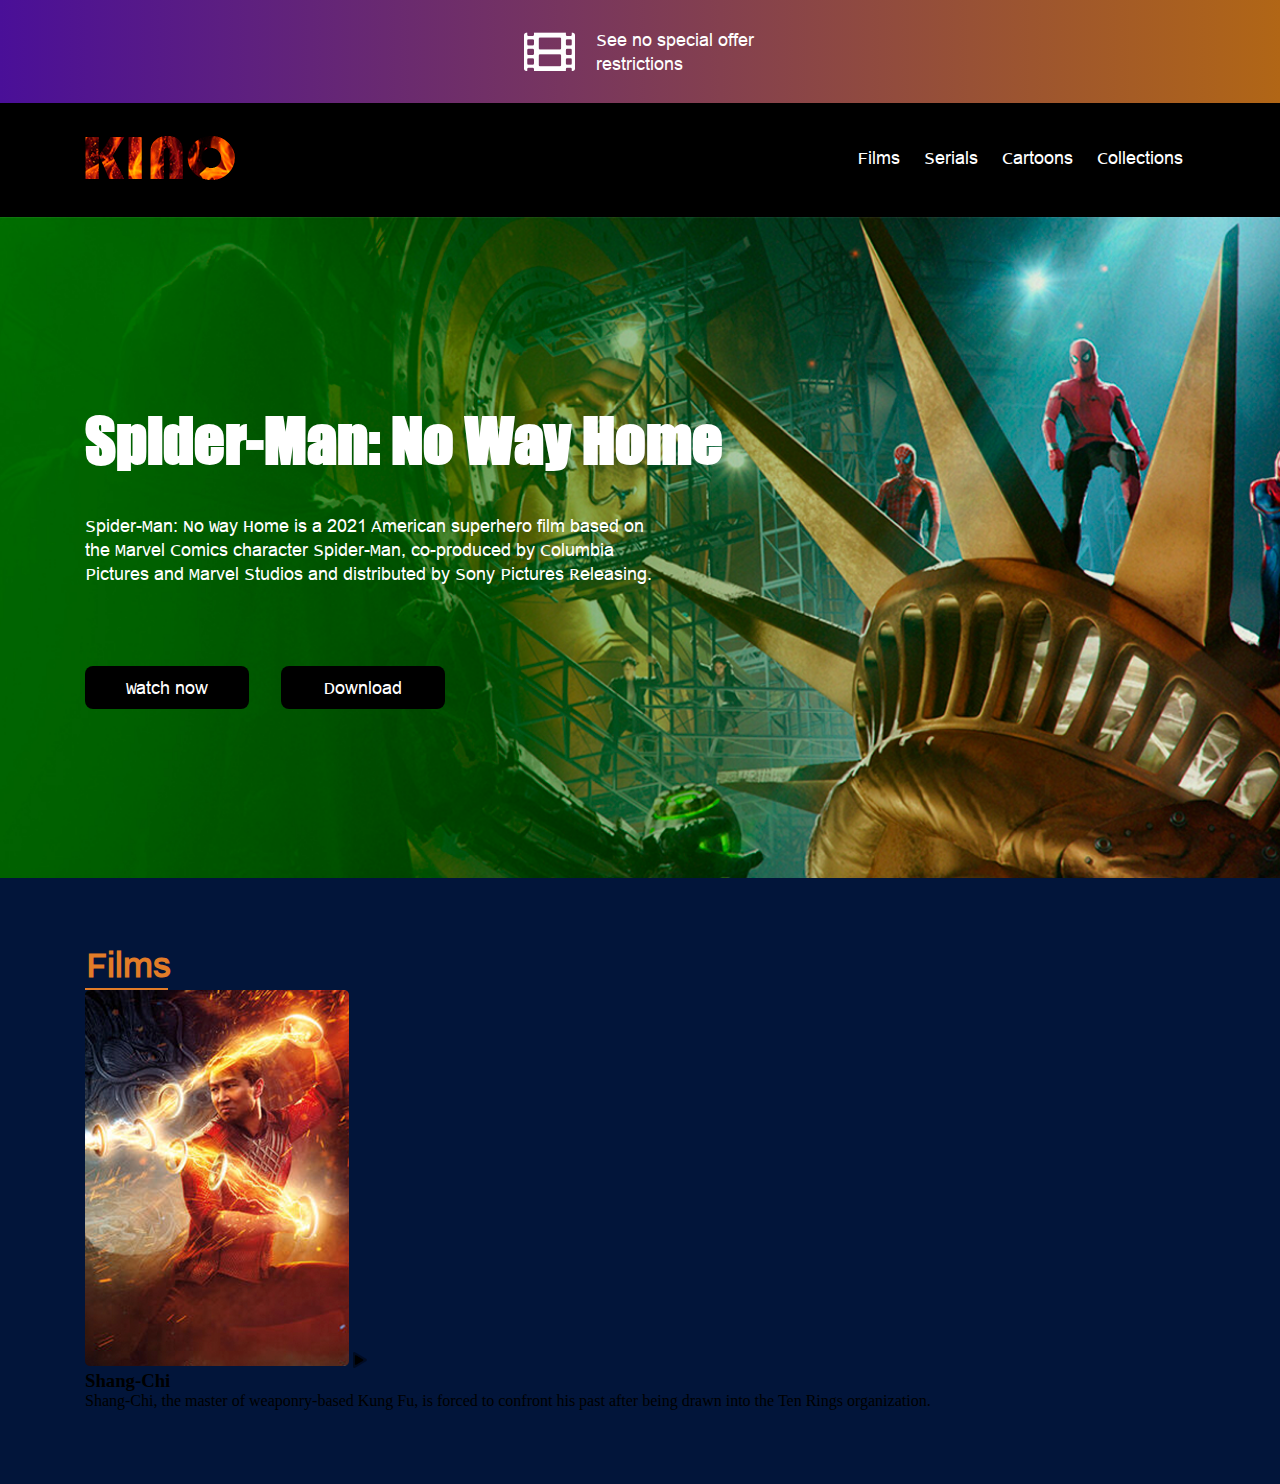
<file: index.html>
<!DOCTYPE html>
<html lang="en">
<head>
     <meta charset="UTF-8">
     <meta http-equiv="X-UA-Compatible" content="IE=edge">
     <meta name="viewport" content="width=device-width, initial-scale=1.0">
     <title>KINO</title>
     <link rel="stylesheet" href="css/all.min.css">
     <link rel="stylesheet" href="css/fonts.css">
     <link rel="stylesheet" href="css/style.css">
     <link rel="stylesheet" href="css/media.css">
</head>
<body>
     <header>
          <div class="poster">
               <i class="fas fa-film"></i>
               <p>See no special offer
                    restrictions</p>
          </div>
          
          <nav>
            <div class="container menu">
               <a class="logo" href=""><img src="img/logo.png" alt=""></a>
               <ul>
                    <li><a href="">Films </a></li>               
                    <li><a href="">Serials</a></li>
                    <li><a href="">Cartoons</a></li>
                    <li><a href="">Collections</a></li>
               </ul>
            </div>   
          </nav>
     </header>
     <main class="main-fon">
          <div class="container">
            <div class="main-text">
               <h1>Spider-Man: No Way Home</h1>
               <p>Spider-Man: No Way Home is a 2021 American superhero film based on 
                    the Marvel Comics character Spider-Man, co-produced by Columbia 
                    Pictures and Marvel Studios and distributed by Sony Pictures Releasing.</p>
               <div class="item-link">
                    <a href="">Watch now</a>
                    <a href= "" >Download</a>
               </div>
            </div>   
          </div>
     </main>
     <section class="films">
          <div class="container">
               <h2 class="title">Films</h2>
               <div class="fimls-item">
                    <img src="img/Shang-Chi_Profile.png" alt="">
                    <i class="fad fa-play"></i>
                    <h3>Shang-Chi </h3>
                    <p>Shang-Chi, the master of 
                         weaponry-based Kung Fu, is 
                         forced to confront his past after 
                         being drawn into the Ten Rings 
                         organization.</p>
                    
               </div>
          </div>
     </section>
</body>
</html>
</file>
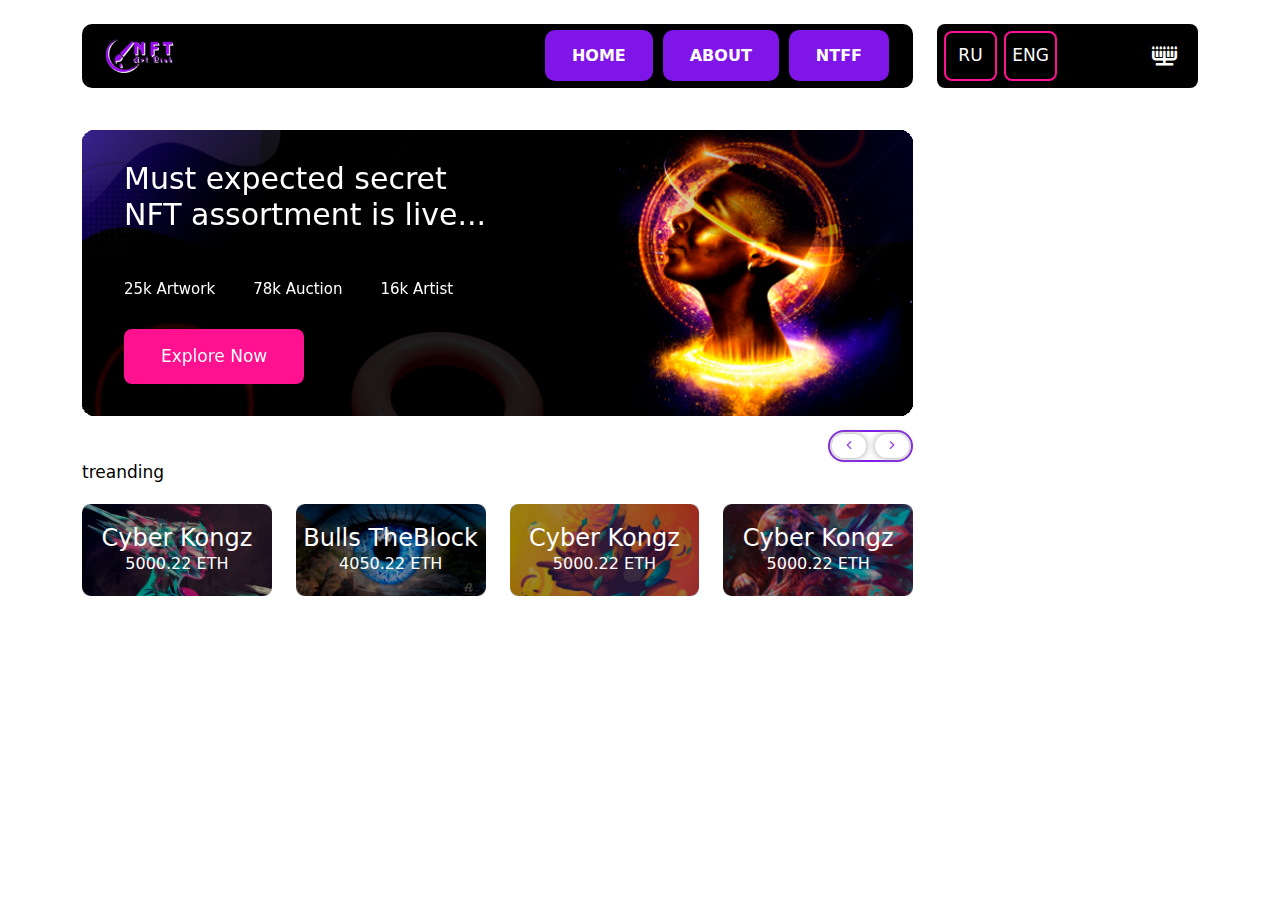
<file: Nft-1/index.html>
<!DOCTYPE html>
<html lang="en">

<head>
  <meta charset="UTF-8">
  <meta http-equiv="X-UA-Compatible" content="IE=edge">
  <meta name="viewport" content="width=device-width, initial-scale=1.0">
  <title>NFT</title>
  <link rel="stylesheet" href="css/all.min.css">
  <link rel="stylesheet" href="css/bootstrap.css">
  <link rel="stylesheet" href="css/style.css">
  <link rel="stylesheet" href="css/media.css">
</head>

<body>


  <header class="header">
    <div class="container">
      <div class="row">
        <div class="col-lg-9 col-md-9">
          <nav class=" header__navbar navbar navbar-expand-lg navbar-light">
            <div class="container-fluid">
              <a class="navbar-brand" href="#"><img src="img/logo.png" alt=""></a>
              <button class="navbar-toggler" type="button" data-bs-toggle="collapse"
                data-bs-target="#navbarSupportedContent" aria-controls="navbarSupportedContent" aria-expanded="false"
                aria-label="Toggle navigation">
                <i class="fas fa-bars nav-icon"></i>
              </button>
              <div class="collapse navbar-collapse" id="navbarSupportedContent">

                <ul class="navbar-nav ms-auto mb-2 mb-lg-0">

                  <li class="nav-item">
                    <a class="header__nav-link" href="#">Home</a>
                  </li>
                  <li class="nav-item">
                    <a class="header__nav-link" href="#">About</a>
                  </li>
                  <li class="nav-item">
                    <a class="header__nav-link" href="#">Ntff</a>
                  </li>


                </ul>

              </div>
            </div>
          </nav>
        </div>
        <div class="col-lg-3 col-md-3">
          <div class="header__new">
            <ul class="header__new-ul">
              <li><a class="header__new-link" href="">ru</a> </li>
              <li><a class="header__new-link" href="">eng</a></li>


            </ul>
            <a class="header_new-icon" href=""><i class="fas fa-menorah"></i></a>
          </div>
        </div>
      </div>
    </div>
  </header>
  <main class="main__contant">
    <div class="container">
      <div class="row">
        <div class="col-lg-9">
          <div class="main__slider">
            <div id="carouselExampleControls" class="carousel slide" data-bs-ride="carousel">
              <div class="carousel-inner">
                <div class="carousel-item active">
                  <div class="main__slider-images">
                    <img class="main__slider-img" src="img/slider-1.png" alt="">
                    <div class="main__slider_text">
                      <h1 class="main__slider-title">Must expected secret NFT
                        assortment is live...</h1>
                      <ul class="main__slider-ul">
                        <li>
                          <p class="main__slider-p">25k Artwork</p>
                        </li>
                        <li>
                          <p class="main__slider-p">78k Auction</p>
                        </li>
                        <li>
                          <p class="main__slider-p">16k Artist</p>
                        </li>
                      </ul>
                      <button class="main__slider-button">Explore Now</button>
                    </div>
                  </div>
                </div>
                <div class="carousel-item">
                  <div class="main__slider-images">
                    <img class="main__slider-img" src="img/slider-1.png" alt="">
                    <div class="main__slider_text">
                      <h1 class="main__slider-title">Must expected secret NFT
                        assortment is live...</h1>
                      <ul class="main__slider-ul">
                        <li>
                          <p class="main__slider-p">25k Artwork</p>
                        </li>
                        <li>
                          <p class="main__slider-p">78k Auction</p>
                        </li>
                        <li>
                          <p class="main__slider-p">16k Artist</p>
                        </li>
                      </ul>
                      <button class="main__slider-button">Explore Now</button>
                    </div>
                  </div>
                </div>
                <div class="carousel-item">
                  <div class="main__slider-images">
                    <img class="main__slider-img" src="img/slider-1.png" alt="">
                    <div class="main__slider_text">
                      <h1 class="main__slider-title">Must expected secret NFT
                        assortment is live...</h1>
                      <ul class="main__slider-ul">
                        <li>
                          <p class="main__slider-p">25k Artwork</p>
                        </li>
                        <li>
                          <p class="main__slider-p">78k Auction</p>
                        </li>
                        <li>
                          <p class="main__slider-p">16k Artist</p>
                        </li>
                      </ul>
                      <button class="main__slider-button">Explore Now</button>
                    </div>
                  </div>
                </div>
              </div>
              <div class="main__content-button">
                <button class="carousel-control-button" type="button" data-bs-target="#carouselExampleControls"
                  data-bs-slide="prev">
                  <span class="fal fa-angle-left" aria-hidden="true"></span>
                  <span class="visually-hidden">Previous</span>
                </button>
                <button class="carousel-control-button" type="button" data-bs-target="#carouselExampleControls"
                  data-bs-slide="next">
                
                  <span class="fal fa-angle-right" aria-hidden="true"></span>
                  <span class="visually-hidden">Next</span>
                </button>
              </div>

            </div>
          </div>
          
          <div class="main__treanding">
          <h3 class="main__treanding-title">treanding</h3>
          <div class="row">
            <div class="col-lg-3 col-md-3 col-sm-6 col-12">
              <div class="main__treanding-images">
                <img class="main__treanding-img" src="img/treanding-1.jpg" alt="">
                <div class="main__treading-text">
                  <h4 class="main__treanding-text-title">Cyber Kongz</h4>
                  <p class="main__treanding-text-p">5000.22 ETH </p>
                </div>
              </div>
            </div>
            <div class="col-lg-3 col-md-3 col-sm-6 col-12">
              <div class="main__treanding-images">
                <img class="main__treanding-img" src="img/treanding-2.jpg" alt="">
                <div class="main__treading-text">
                  <h4 class="main__treanding-text-title">Bulls TheBlock</h4>
                  <p class="main__treanding-text-p">4050.22 ETH</p>
                </div>
              </div>
            </div>
            <div class="col-lg-3 col-md-3 col-sm-6 col-12">
              <div class="main__treanding-images">
                <img class="main__treanding-img" src="img/treanding-3.jpg" alt="">
                <div class="main__treading-text">
                  <h4 class="main__treanding-text-title">Cyber Kongz</h4>
                  <p class="main__treanding-text-p">5000.22 ETH </p>
                </div>
              </div>
            </div>
            <div class="col-lg-3 col-md-3 col-sm-6 col-12">
              <div class="main__treanding-images">
                <img class="main__treanding-img" src="img/treanding-4.jpg" alt="">
                <div class="main__treading-text">
                  <h4 class="main__treanding-text-title">Cyber Kongz</h4>
                  <p class="main__treanding-text-p">5000.22 ETH </p>
                </div>
              </div>
            </div>
          </div>
          </div>
          
        </div>
        <div class="col-lg-3"></div>
      </div>
    </div>
  </main>



  <script src="js/bootstrap.js"></script>
</body>

</html>
</file>
<file: css/fonts.css>
@font-face{
     font-family:'arialmt';
     src:url(../fonts/arialmt.ttf);
}

@font-face{
     font-family:'impact';
     src:url(../fonts/impact2.ttf);
}
</file>
<file: css/style.css>
@import 'fonts.css';

.title{
     font-size: 36px;
     color: #e27c28;
     font-family: var(--a);
     border-bottom: 2px solid #e27c28;
     width: 83px;
     
}

*{
     margin: 0;
     padding: 0;
     list-style:none;
     box-sizing: border-box;
     text-decoration: none;
     
}
body{
     min-width: 320px;

}
:root{
     --a:'arialmt';
     --i:'impact';
}
/*header start */
header .poster{
     display: flex;
     justify-content: center;
     align-items: center;
     padding: 26px 0;
     background:linear-gradient(to right, #4a0f98,#b16616);
}
.container{
     max-width: 1140px;
     width: 100%;
     padding-left: 15px;
     padding-right: 15px;
     margin-left: auto;
     margin-right: auto;
     
}

header .poster i{
     font-size: 51px;
     color: #fefefe;
     
}
header .poster p{
     font-size: 18px;
     color: #fefefe;
     max-width: 160px;
     width: 100%;
     margin-left: 21px;
     font-family: var(--a);
     
}
header nav .menu{
     display: flex;
     justify-content: space-between;
     align-items: center;
}
header .menu ul{
     display: flex;
     
}
header nav{
     background: #000;
}
header .menu ul a{
     font-size: 18px;
     color: #fff;
     font-family: var(--a);
     padding: 43px 12px 44px 12px;
     display: flex;
     border-bottom: 3px solid transparent;
     transition: 0.5s;
}
header .menu ul a:hover{
     color: #e27c28;
     border-bottom: 3px solid #e27c28 ;
}
/*header end*/
/* ************************************** */
/* main fon start */

.main-fon{
     background: url(../img/header-fon.jpg) no-repeat center/cover;
     padding-top: 185px;
     padding-bottom: 169px;
     
}
.main-fon h1{
     font-size: 60px;
     color: #fff;
     font-family: var(--i);
}

.main-fon p{
     font-size: 18px;
     color: #fff;
     font-family: var(--a);
     margin-top: 37px;
     max-width: 578px;
     width: 100%;
}
.main-fon .item-link a{
     font-size: 18px;
     color: #fff;
     font-family: var(--a);
     width: 164px;
     height: 43px;
     display: flex;
     justify-content: center;
     align-items: center;
     background: #000;
     border-radius: 8px;
     transition: 0.5s;
     

}
.main-fon .item-link{
     display: flex;
     justify-content: space-between;
     width: 360px;
     margin-top: 80px;
}
.main-fon .item-link a:hover{
     background: #fff;
     color: #000;
}
/*main fon end*/
/*  ****************************** */
/*fimls start */
.films{
     background: #02153a;
     padding-top: 64px;
     padding-bottom:74px;
     
}
</file>
<file: css/media.css>
@media (max-width:600px) {
     header nav .menu{
          flex-direction: column;
     }
     
header .menu .logo{
     margin-top: 10px;
} 

header .menu ul a {
     padding: 20px 12px 20px 12px;
     
} 
     
header .poster{
     padding: 5px 0;
     
}

header .poster i{
     font-size: 25px;
     

}
header .poster p{
     font-size: 11px;
}
}

@media(max-width:400px){
     header .menu ul a{
          font-size: 15px;
     }
     header .menu .logo img{
          width: 100px;
          
     }
     
     .main-fon{
          padding-top: 100px;
          padding-bottom: 100px;
           
      }
      .main-fon .item-link{
           width: 100%;
           flex-direction: column;
           margin-top: 15px;
           
      }
      .main-fon .item-link a{
           width: 100%;
           margin-top: 10px;
           
      }
     
          
}

 @media (max-width: 370px){
       .main-fon h1{
          font-size: 25px;
       }
       .main-fon p{
          font-size: 12px;
          margin-top: 20px;
       }
 }
</file>
<file: Nft-1/css/style.css>
*{
    margin: 0;
    padding: 0;
}

h1,h2,h3,h4,h5,h6,a,p,ul,li{
    margin: 0;
    padding: 0;
    list-style: none;
    text-decoration: none;
}

body{
    min-width: 280px;
}


/* header start */

.header__navbar{
    background: #000000;
    border-radius: 10px;
    padding: 10px 0;
}

.header{
    margin-top: 24px;
}
 
.header__nav-link{
    color: #fff;
    text-transform: uppercase;
    font-weight: bold;
    padding: 16px 27px;
    background: #7f15e6;
    margin-left: 10px;
    border-radius: 10px;
    transition: 0.5s;
}

.header__nav-link:hover{
    background: #d4aafd;
    color: #7f15e6;
}
.nav-icon{
    font-size: 25px;
    color: #fff;
}
.header__new{
    background: #000000;
    border-radius: 8px;
    display: flex;
    justify-content: space-between;
    align-items: center;
    padding: 7px 21px 7px 7px;
}
.header__new-link{
    font-size: 17px;
    color: #fff;
    text-transform: uppercase;
    width: 53px;
    height: 50px;
    border-radius: 8px;
    display: flex;
    justify-content: center;
    align-items: center;
    border: 2px solid #ff118f;
    transition: 0.5s;
    margin-right: 7px;
}
.header__new-link:hover{
    background: #ff118f;
    color: #fff;
}

.header__new-ul{
    display: flex;
}
.header_new-icon{
    font-size: 20px;
    color: #fff;
}
/* header end*/
/*  ********************** */
/* main start */
.main__contant{
    margin-top: 42px;
    
}
.main__slider-img{
    width: 100%;
}
.main__slider-images{
    position: relative;
}
.main__slider_text{
    position: absolute;
    top: 0;
    left: 42px;
    width: 100%;
    height: 100%;
    display: flex;
    flex-direction: column;
    justify-content: center;
    align-items: flex-start;
}
.main__slider-title{
    font-size: 30px;
    color: #fff;
    max-width: 366px;
    width: 100%;
}
.main__slider-ul{
    display: flex;
    margin-top: 45px;
}
.main__slider-p{
    font-size: 15px;
    color: #fff;
    margin-right: 38px;
    
}
.main__slider-button{
    font-size: 17px;
    color: #fff;
    padding: 15px 37px;
    border-radius: 8px;
    background: #ff118f;
    border:none;
    margin-top: 28px;
}
.main__slider-button:hover{
    background:#fff;
    color: #d9257a;

    
}
.carousel-control-button{
    width: 34px;
    height: 24px;
    border-radius: 25px;
    border: none;
    box-shadow: 0 0 7px 0 #a0a0a0;
    color: #7e1de6;
    background: #fff;
}
.main__content-button{
    border: 2px solid #7e1de6;
    border-radius: 25px;
    width: 85px;
    display: flex;
    justify-content: space-between;
    padding: 2px;
    margin-left: auto;
    margin-top: 14px;
}
.main__treanding-title{
    font-size: 17px;
    color: #000000;
}
.main__treanding-images{
    position: relative;
    overflow: hidden;
    border-radius: 8px;
    cursor: pointer;
    margin-top: 22px;
    
}
.main__treading-text{
    position: absolute;
    top: 0;
    left:0;
    width: 100%;
    height: 100%;
    background: #00000063;
    display: flex;
    flex-direction: column;
    justify-content: center;
    align-items: center;
    text-align: center;
    color: #fff;
}
.main__treanding-img{
    width: 100%;
    height: 100%;
    object-fit: cover;
    transition: 0.5s;
}
.main__treanding-images:hover .main__treanding-img{
    transform: scale(1.5);
}
</file>
<file: Nft-1/css/media.css>
@media (max-width:991px) {
    .header__nav-link{
        display: flex;
        width: 100%;
        justify-content: center;
        margin-left: 0;
        margin-top: 10px;
    }
}

@media(max-width:767px){
    

 .header__new{
    margin-top: 10px;
    
 }
    .main__contant .carousel-inner{
        height: 250px;
        
    }
    .main__slider-images{
        height: 250px;
        overflow: hidden;
        border-radius: 8px;
        
    }
    .main__slider-img{
        width: 100%;
        height: 100%;
        object-fit: cover;
    }
}
@media (max-width:450px){
    .main__slider-title{
        font-size: 20px;
        width:310px;
    }    
        
    .main__slider-ul{
        margin-top: 15px;
        
    }
    
     .main__slider-p{
   margin-right: 10px; 
   font-size: 12px;
 }

 .main__slider_text{
    left: 10px;
}

.main__treading-text-title{
    font-size: 18px;
}

.main__treading-text-p{
    font-size: 15px;
}
    
}
</file>
